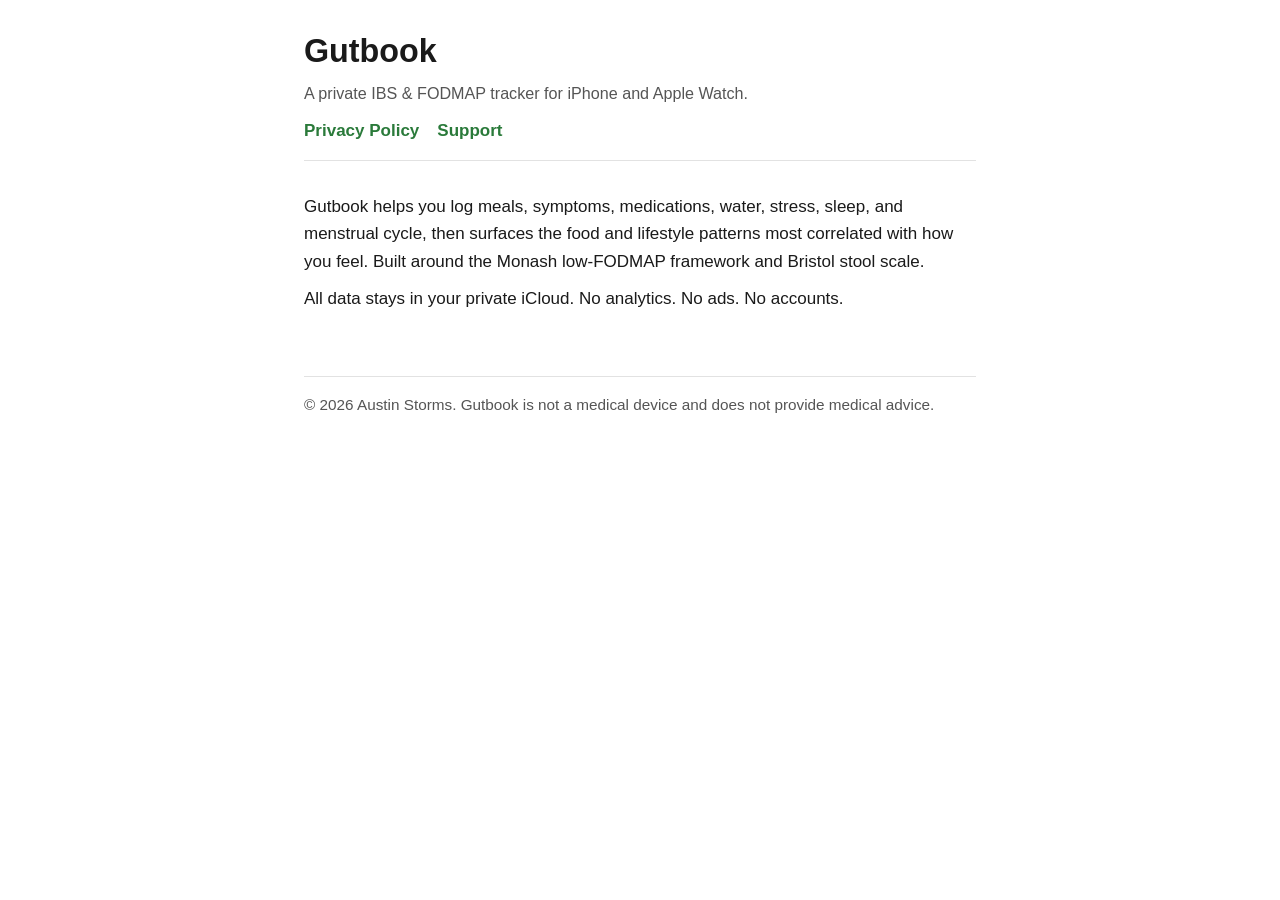
<file: index.html>
<!doctype html>
<html lang="en">
<head>
<meta charset="utf-8">
<meta name="viewport" content="width=device-width, initial-scale=1">
<title>Gutbook</title>
<meta name="description" content="Gutbook is a private gut-health tracker for iPhone and Apple Watch.">
<link rel="stylesheet" href="style.css">
</head>
<body>
<main>
  <header>
    <h1>Gutbook</h1>
    <p class="muted">A private IBS &amp; FODMAP tracker for iPhone and Apple Watch.</p>
    <nav class="nav">
      <a href="privacy.html">Privacy Policy</a>
      <a href="support.html">Support</a>
    </nav>
  </header>

  <p>Gutbook helps you log meals, symptoms, medications, water, stress, sleep, and menstrual cycle, then surfaces the food and lifestyle patterns most correlated with how you feel. Built around the Monash low-FODMAP framework and Bristol stool scale.</p>

  <p>All data stays in your private iCloud. No analytics. No ads. No accounts.</p>

  <footer>
    &copy; 2026 Austin Storms. Gutbook is not a medical device and does not provide medical advice.
  </footer>
</main>
</body>
</html>
</file>
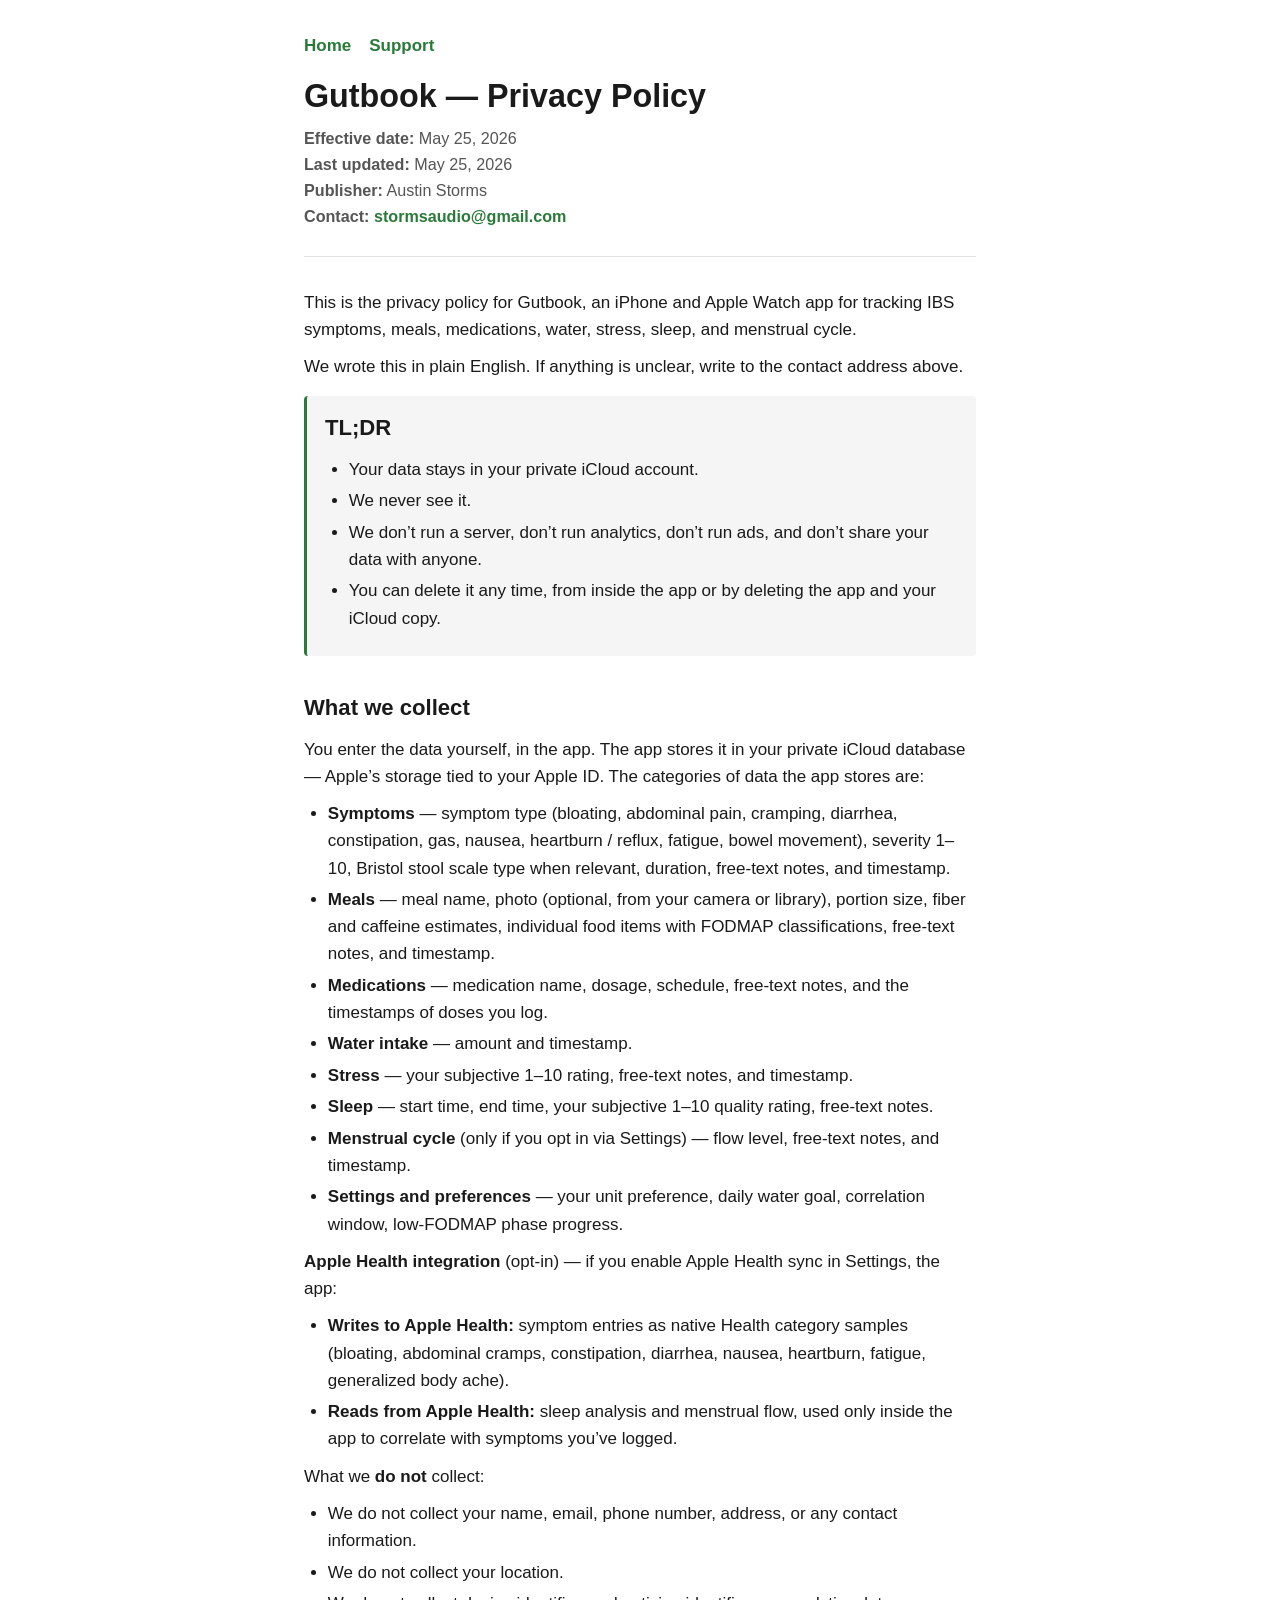
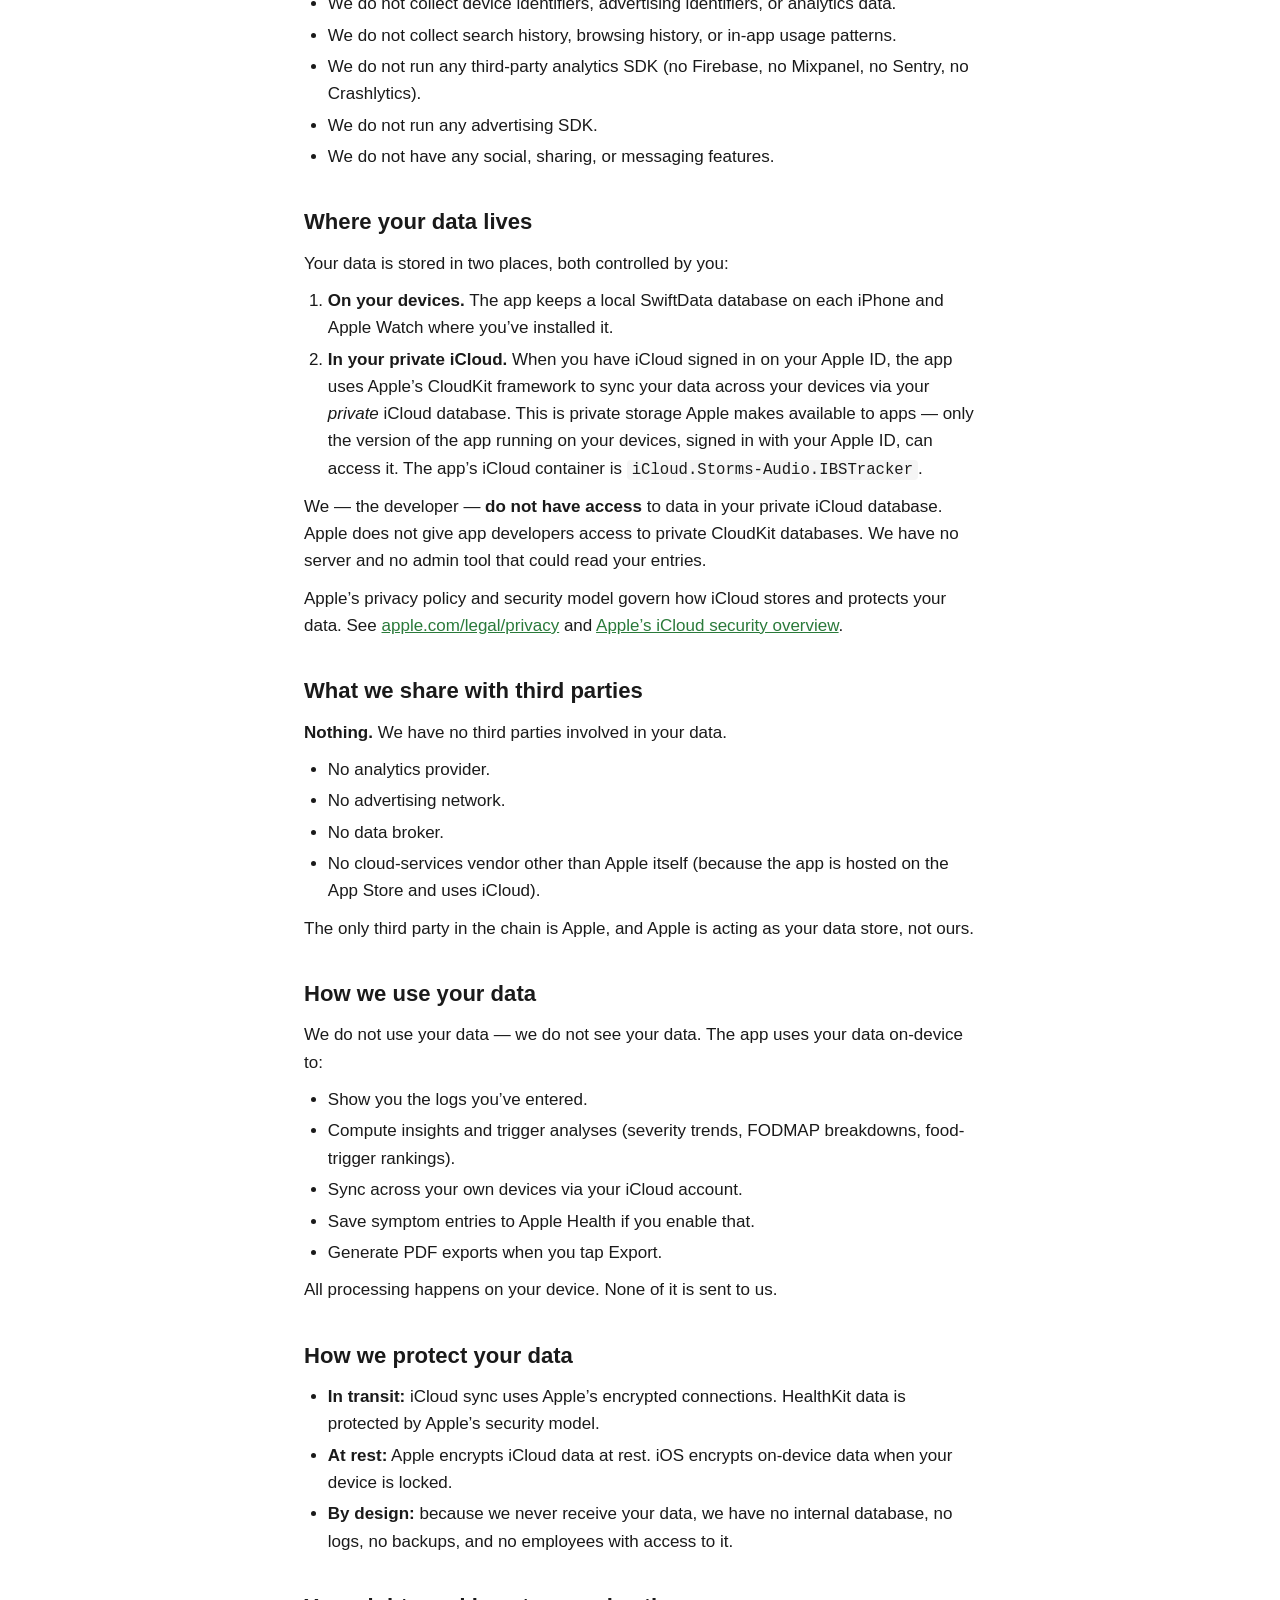
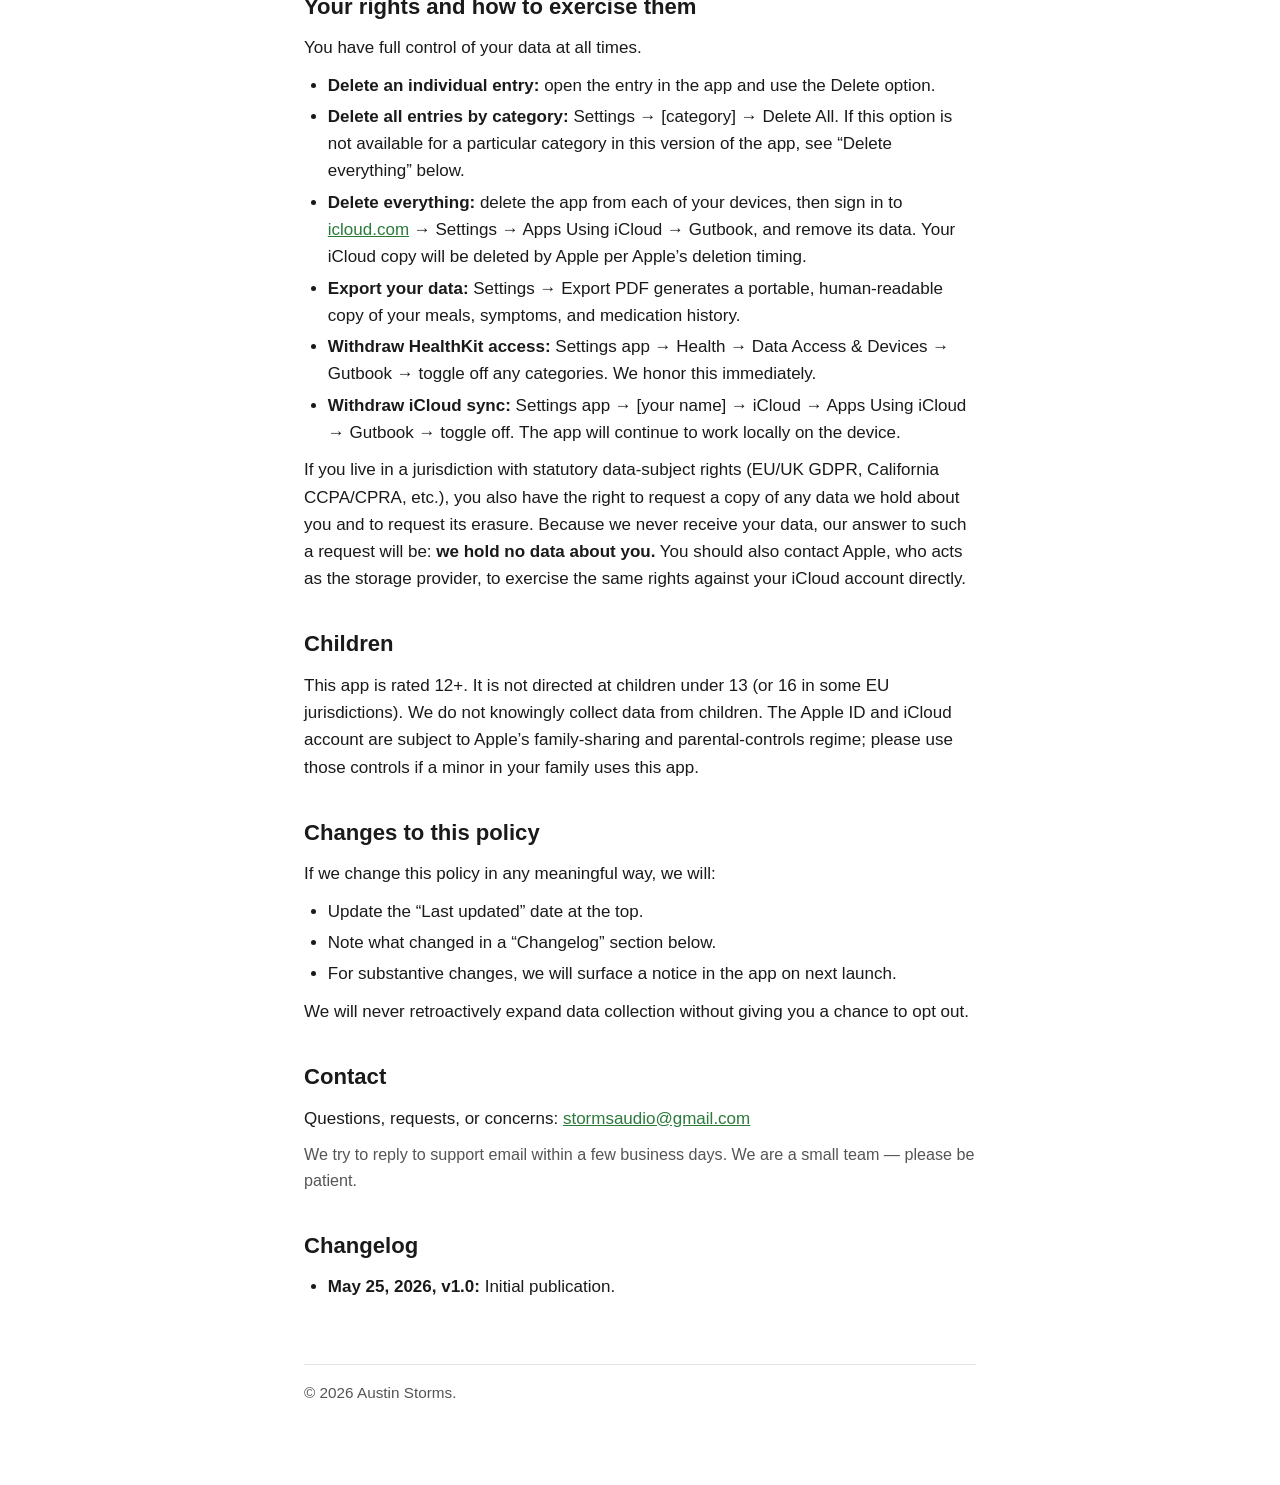
<file: privacy.html>
<!doctype html>
<html lang="en">
<head>
<meta charset="utf-8">
<meta name="viewport" content="width=device-width, initial-scale=1">
<title>Gutbook Privacy Policy</title>
<meta name="description" content="Privacy policy for the Gutbook iPhone and Apple Watch app.">
<link rel="stylesheet" href="style.css">
</head>
<body>
<main>
  <header>
    <nav class="nav">
      <a href="index.html">Home</a>
      <a href="support.html">Support</a>
    </nav>
    <h1 style="margin-top:18px">Gutbook &mdash; Privacy Policy</h1>
    <p class="muted">
      <strong>Effective date:</strong> May 25, 2026<br>
      <strong>Last updated:</strong> May 25, 2026<br>
      <strong>Publisher:</strong> Austin Storms<br>
      <strong>Contact:</strong> <a href="mailto:stormsaudio@gmail.com">stormsaudio@gmail.com</a>
    </p>
  </header>

  <p>This is the privacy policy for Gutbook, an iPhone and Apple Watch app for tracking IBS symptoms, meals, medications, water, stress, sleep, and menstrual cycle.</p>
  <p>We wrote this in plain English. If anything is unclear, write to the contact address above.</p>

  <div class="tldr">
    <h2>TL;DR</h2>
    <ul>
      <li>Your data stays in your private iCloud account.</li>
      <li>We never see it.</li>
      <li>We don&rsquo;t run a server, don&rsquo;t run analytics, don&rsquo;t run ads, and don&rsquo;t share your data with anyone.</li>
      <li>You can delete it any time, from inside the app or by deleting the app and your iCloud copy.</li>
    </ul>
  </div>

  <h2>What we collect</h2>
  <p>You enter the data yourself, in the app. The app stores it in your private iCloud database &mdash; Apple&rsquo;s storage tied to your Apple ID. The categories of data the app stores are:</p>
  <ul>
    <li><strong>Symptoms</strong> &mdash; symptom type (bloating, abdominal pain, cramping, diarrhea, constipation, gas, nausea, heartburn / reflux, fatigue, bowel movement), severity 1&ndash;10, Bristol stool scale type when relevant, duration, free-text notes, and timestamp.</li>
    <li><strong>Meals</strong> &mdash; meal name, photo (optional, from your camera or library), portion size, fiber and caffeine estimates, individual food items with FODMAP classifications, free-text notes, and timestamp.</li>
    <li><strong>Medications</strong> &mdash; medication name, dosage, schedule, free-text notes, and the timestamps of doses you log.</li>
    <li><strong>Water intake</strong> &mdash; amount and timestamp.</li>
    <li><strong>Stress</strong> &mdash; your subjective 1&ndash;10 rating, free-text notes, and timestamp.</li>
    <li><strong>Sleep</strong> &mdash; start time, end time, your subjective 1&ndash;10 quality rating, free-text notes.</li>
    <li><strong>Menstrual cycle</strong> (only if you opt in via Settings) &mdash; flow level, free-text notes, and timestamp.</li>
    <li><strong>Settings and preferences</strong> &mdash; your unit preference, daily water goal, correlation window, low-FODMAP phase progress.</li>
  </ul>

  <p><strong>Apple Health integration</strong> (opt-in) &mdash; if you enable Apple Health sync in Settings, the app:</p>
  <ul>
    <li><strong>Writes to Apple Health:</strong> symptom entries as native Health category samples (bloating, abdominal cramps, constipation, diarrhea, nausea, heartburn, fatigue, generalized body ache).</li>
    <li><strong>Reads from Apple Health:</strong> sleep analysis and menstrual flow, used only inside the app to correlate with symptoms you&rsquo;ve logged.</li>
  </ul>

  <p>What we <strong>do not</strong> collect:</p>
  <ul>
    <li>We do not collect your name, email, phone number, address, or any contact information.</li>
    <li>We do not collect your location.</li>
    <li>We do not collect device identifiers, advertising identifiers, or analytics data.</li>
    <li>We do not collect search history, browsing history, or in-app usage patterns.</li>
    <li>We do not run any third-party analytics SDK (no Firebase, no Mixpanel, no Sentry, no Crashlytics).</li>
    <li>We do not run any advertising SDK.</li>
    <li>We do not have any social, sharing, or messaging features.</li>
  </ul>

  <h2>Where your data lives</h2>
  <p>Your data is stored in two places, both controlled by you:</p>
  <ol>
    <li><strong>On your devices.</strong> The app keeps a local SwiftData database on each iPhone and Apple Watch where you&rsquo;ve installed it.</li>
    <li><strong>In your private iCloud.</strong> When you have iCloud signed in on your Apple ID, the app uses Apple&rsquo;s CloudKit framework to sync your data across your devices via your <em>private</em> iCloud database. This is private storage Apple makes available to apps &mdash; only the version of the app running on your devices, signed in with your Apple ID, can access it. The app&rsquo;s iCloud container is <code>iCloud.Storms-Audio.IBSTracker</code>.</li>
  </ol>
  <p>We &mdash; the developer &mdash; <strong>do not have access</strong> to data in your private iCloud database. Apple does not give app developers access to private CloudKit databases. We have no server and no admin tool that could read your entries.</p>
  <p>Apple&rsquo;s privacy policy and security model govern how iCloud stores and protects your data. See <a href="https://www.apple.com/legal/privacy/">apple.com/legal/privacy</a> and <a href="https://support.apple.com/en-us/HT202303">Apple&rsquo;s iCloud security overview</a>.</p>

  <h2>What we share with third parties</h2>
  <p><strong>Nothing.</strong> We have no third parties involved in your data.</p>
  <ul>
    <li>No analytics provider.</li>
    <li>No advertising network.</li>
    <li>No data broker.</li>
    <li>No cloud-services vendor other than Apple itself (because the app is hosted on the App Store and uses iCloud).</li>
  </ul>
  <p>The only third party in the chain is Apple, and Apple is acting as your data store, not ours.</p>

  <h2>How we use your data</h2>
  <p>We do not use your data &mdash; we do not see your data. The app uses your data on-device to:</p>
  <ul>
    <li>Show you the logs you&rsquo;ve entered.</li>
    <li>Compute insights and trigger analyses (severity trends, FODMAP breakdowns, food-trigger rankings).</li>
    <li>Sync across your own devices via your iCloud account.</li>
    <li>Save symptom entries to Apple Health if you enable that.</li>
    <li>Generate PDF exports when you tap Export.</li>
  </ul>
  <p>All processing happens on your device. None of it is sent to us.</p>

  <h2>How we protect your data</h2>
  <ul>
    <li><strong>In transit:</strong> iCloud sync uses Apple&rsquo;s encrypted connections. HealthKit data is protected by Apple&rsquo;s security model.</li>
    <li><strong>At rest:</strong> Apple encrypts iCloud data at rest. iOS encrypts on-device data when your device is locked.</li>
    <li><strong>By design:</strong> because we never receive your data, we have no internal database, no logs, no backups, and no employees with access to it.</li>
  </ul>

  <h2>Your rights and how to exercise them</h2>
  <p>You have full control of your data at all times.</p>
  <ul>
    <li><strong>Delete an individual entry:</strong> open the entry in the app and use the Delete option.</li>
    <li><strong>Delete all entries by category:</strong> Settings &rarr; [category] &rarr; Delete All. If this option is not available for a particular category in this version of the app, see &ldquo;Delete everything&rdquo; below.</li>
    <li><strong>Delete everything:</strong> delete the app from each of your devices, then sign in to <a href="https://www.icloud.com">icloud.com</a> &rarr; Settings &rarr; Apps Using iCloud &rarr; Gutbook, and remove its data. Your iCloud copy will be deleted by Apple per Apple&rsquo;s deletion timing.</li>
    <li><strong>Export your data:</strong> Settings &rarr; Export PDF generates a portable, human-readable copy of your meals, symptoms, and medication history.</li>
    <li><strong>Withdraw HealthKit access:</strong> Settings app &rarr; Health &rarr; Data Access &amp; Devices &rarr; Gutbook &rarr; toggle off any categories. We honor this immediately.</li>
    <li><strong>Withdraw iCloud sync:</strong> Settings app &rarr; [your name] &rarr; iCloud &rarr; Apps Using iCloud &rarr; Gutbook &rarr; toggle off. The app will continue to work locally on the device.</li>
  </ul>
  <p>If you live in a jurisdiction with statutory data-subject rights (EU/UK GDPR, California CCPA/CPRA, etc.), you also have the right to request a copy of any data we hold about you and to request its erasure. Because we never receive your data, our answer to such a request will be: <strong>we hold no data about you.</strong> You should also contact Apple, who acts as the storage provider, to exercise the same rights against your iCloud account directly.</p>

  <h2>Children</h2>
  <p>This app is rated 12+. It is not directed at children under 13 (or 16 in some EU jurisdictions). We do not knowingly collect data from children. The Apple ID and iCloud account are subject to Apple&rsquo;s family-sharing and parental-controls regime; please use those controls if a minor in your family uses this app.</p>

  <h2>Changes to this policy</h2>
  <p>If we change this policy in any meaningful way, we will:</p>
  <ul>
    <li>Update the &ldquo;Last updated&rdquo; date at the top.</li>
    <li>Note what changed in a &ldquo;Changelog&rdquo; section below.</li>
    <li>For substantive changes, we will surface a notice in the app on next launch.</li>
  </ul>
  <p>We will never retroactively expand data collection without giving you a chance to opt out.</p>

  <h2>Contact</h2>
  <p>Questions, requests, or concerns: <a href="mailto:stormsaudio@gmail.com">stormsaudio@gmail.com</a></p>
  <p class="muted">We try to reply to support email within a few business days. We are a small team &mdash; please be patient.</p>

  <h2>Changelog</h2>
  <ul>
    <li><strong>May 25, 2026, v1.0:</strong> Initial publication.</li>
  </ul>

  <footer>
    &copy; 2026 Austin Storms.
  </footer>
</main>
</body>
</html>
</file>
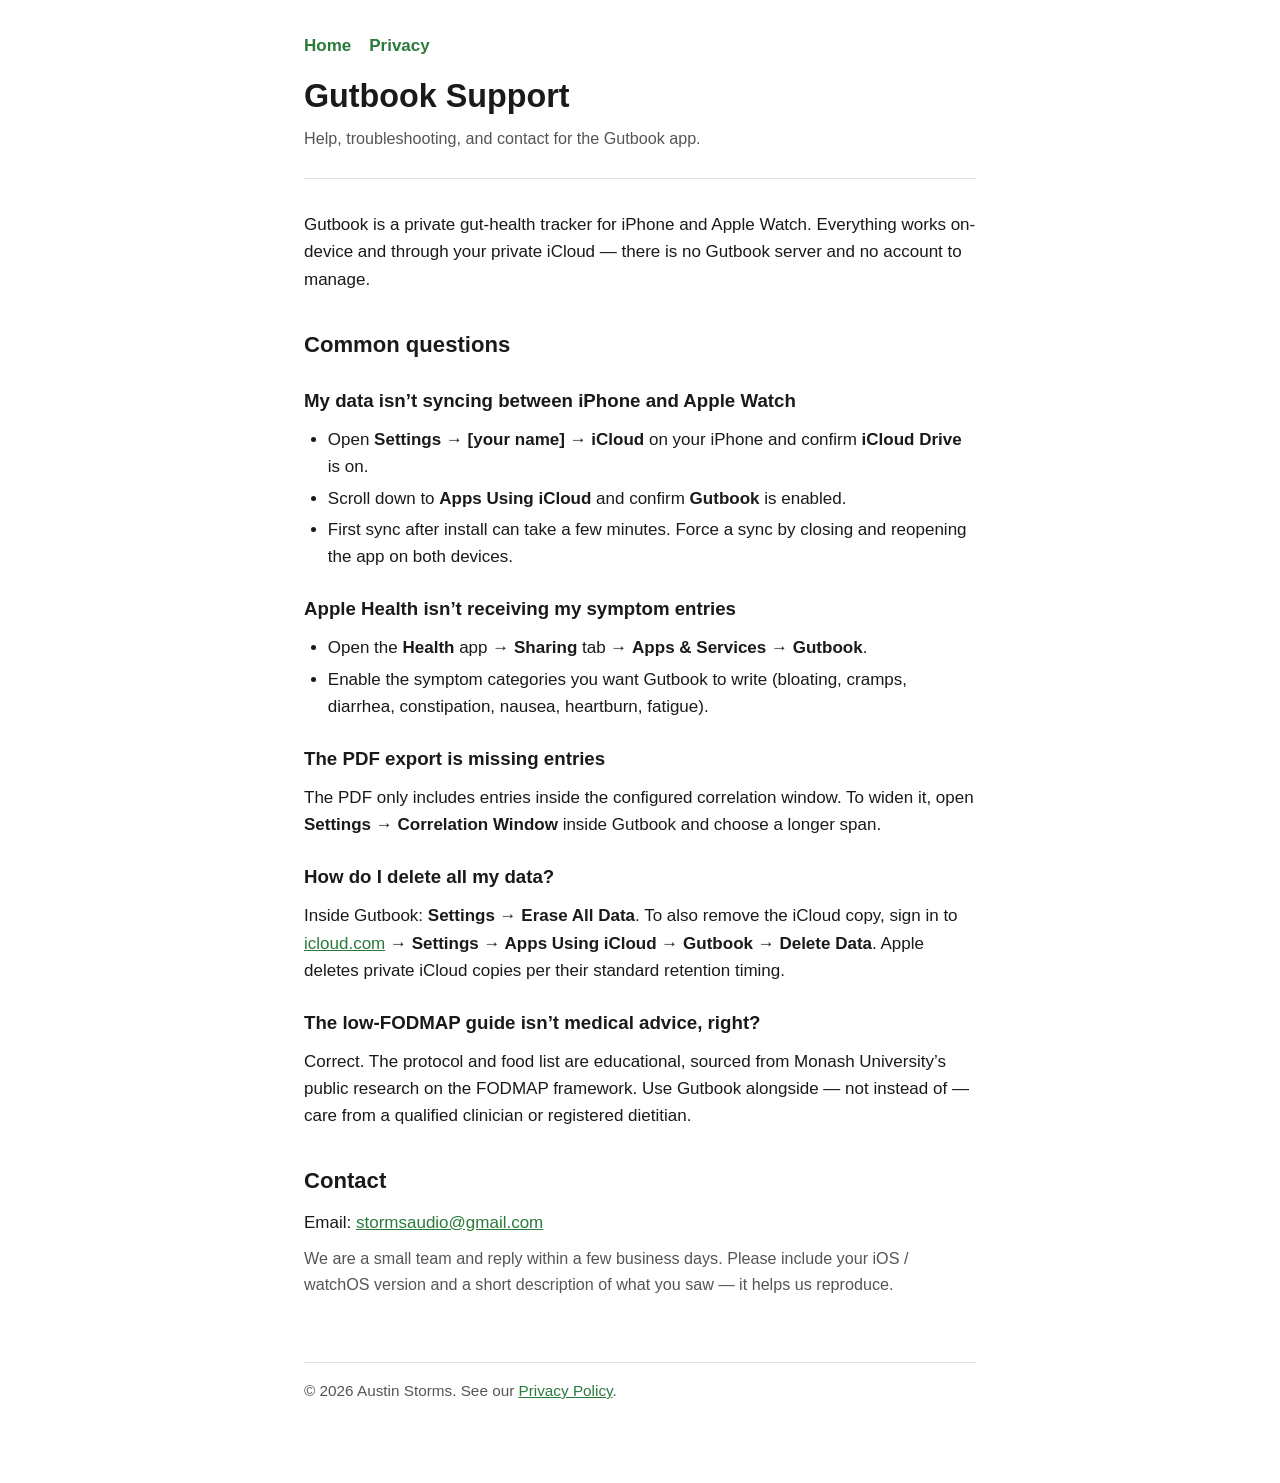
<file: support.html>
<!doctype html>
<html lang="en">
<head>
<meta charset="utf-8">
<meta name="viewport" content="width=device-width, initial-scale=1">
<title>Gutbook Support</title>
<meta name="description" content="Help, troubleshooting, and contact for the Gutbook iPhone and Apple Watch app.">
<link rel="stylesheet" href="style.css">
</head>
<body>
<main>
  <header>
    <nav class="nav">
      <a href="index.html">Home</a>
      <a href="privacy.html">Privacy</a>
    </nav>
    <h1 style="margin-top:18px">Gutbook Support</h1>
    <p class="muted">Help, troubleshooting, and contact for the Gutbook app.</p>
  </header>

  <p>Gutbook is a private gut-health tracker for iPhone and Apple Watch. Everything works on-device and through your private iCloud &mdash; there is no Gutbook server and no account to manage.</p>

  <h2>Common questions</h2>

  <h3>My data isn&rsquo;t syncing between iPhone and Apple Watch</h3>
  <ul>
    <li>Open <strong>Settings &rarr; [your name] &rarr; iCloud</strong> on your iPhone and confirm <strong>iCloud Drive</strong> is on.</li>
    <li>Scroll down to <strong>Apps Using iCloud</strong> and confirm <strong>Gutbook</strong> is enabled.</li>
    <li>First sync after install can take a few minutes. Force a sync by closing and reopening the app on both devices.</li>
  </ul>

  <h3>Apple Health isn&rsquo;t receiving my symptom entries</h3>
  <ul>
    <li>Open the <strong>Health</strong> app &rarr; <strong>Sharing</strong> tab &rarr; <strong>Apps &amp; Services</strong> &rarr; <strong>Gutbook</strong>.</li>
    <li>Enable the symptom categories you want Gutbook to write (bloating, cramps, diarrhea, constipation, nausea, heartburn, fatigue).</li>
  </ul>

  <h3>The PDF export is missing entries</h3>
  <p>The PDF only includes entries inside the configured correlation window. To widen it, open <strong>Settings &rarr; Correlation Window</strong> inside Gutbook and choose a longer span.</p>

  <h3>How do I delete all my data?</h3>
  <p>Inside Gutbook: <strong>Settings &rarr; Erase All Data</strong>. To also remove the iCloud copy, sign in to <a href="https://www.icloud.com">icloud.com</a> &rarr; <strong>Settings &rarr; Apps Using iCloud &rarr; Gutbook &rarr; Delete Data</strong>. Apple deletes private iCloud copies per their standard retention timing.</p>

  <h3>The low-FODMAP guide isn&rsquo;t medical advice, right?</h3>
  <p>Correct. The protocol and food list are educational, sourced from Monash University&rsquo;s public research on the FODMAP framework. Use Gutbook alongside &mdash; not instead of &mdash; care from a qualified clinician or registered dietitian.</p>

  <h2>Contact</h2>
  <p>Email: <a href="mailto:stormsaudio@gmail.com">stormsaudio@gmail.com</a></p>
  <p class="muted">We are a small team and reply within a few business days. Please include your iOS / watchOS version and a short description of what you saw &mdash; it helps us reproduce.</p>

  <footer>
    &copy; 2026 Austin Storms. See our <a href="privacy.html">Privacy Policy</a>.
  </footer>
</main>
</body>
</html>
</file>
<file: style.css>
:root {
  --bg: #ffffff;
  --fg: #1a1a1a;
  --muted: #555;
  --accent: #2a7a3a;
  --rule: #e2e2e2;
  --code-bg: #f5f5f5;
}

@media (prefers-color-scheme: dark) {
  :root {
    --bg: #111;
    --fg: #f0f0f0;
    --muted: #aaa;
    --accent: #6dd07f;
    --rule: #2a2a2a;
    --code-bg: #1c1c1c;
  }
}

* { box-sizing: border-box; }

html, body {
  margin: 0;
  padding: 0;
  background: var(--bg);
  color: var(--fg);
  font: 17px/1.6 -apple-system, BlinkMacSystemFont, "Segoe UI", Roboto, "Helvetica Neue", Arial, sans-serif;
  -webkit-text-size-adjust: 100%;
}

main {
  max-width: 720px;
  margin: 0 auto;
  padding: 32px 24px 80px;
}

header {
  border-bottom: 1px solid var(--rule);
  padding-bottom: 16px;
  margin-bottom: 32px;
}

header a {
  color: var(--accent);
  text-decoration: none;
  font-weight: 600;
}

h1 { font-size: 1.9rem; line-height: 1.2; margin: 0 0 8px; }
h2 { font-size: 1.3rem; margin: 2rem 0 0.6rem; }
h3 { font-size: 1.1rem; margin: 1.4rem 0 0.4rem; }

p, ul, ol { margin: 0.6rem 0; }
ul, ol { padding-left: 1.4rem; }
li { margin: 0.25rem 0; }

a { color: var(--accent); }

code, pre {
  font-family: ui-monospace, SFMono-Regular, Menlo, monospace;
  background: var(--code-bg);
  border-radius: 4px;
}
code { padding: 1px 5px; font-size: 0.92em; }
pre { padding: 12px 14px; overflow-x: auto; }

.muted { color: var(--muted); font-size: 0.95rem; }

footer {
  margin-top: 64px;
  padding-top: 16px;
  border-top: 1px solid var(--rule);
  color: var(--muted);
  font-size: 0.9rem;
}

.nav {
  display: flex;
  gap: 18px;
  flex-wrap: wrap;
}

.tldr {
  background: var(--code-bg);
  border-left: 3px solid var(--accent);
  padding: 14px 18px;
  border-radius: 4px;
  margin: 16px 0 28px;
}
.tldr h2 { margin-top: 0; }
</file>
